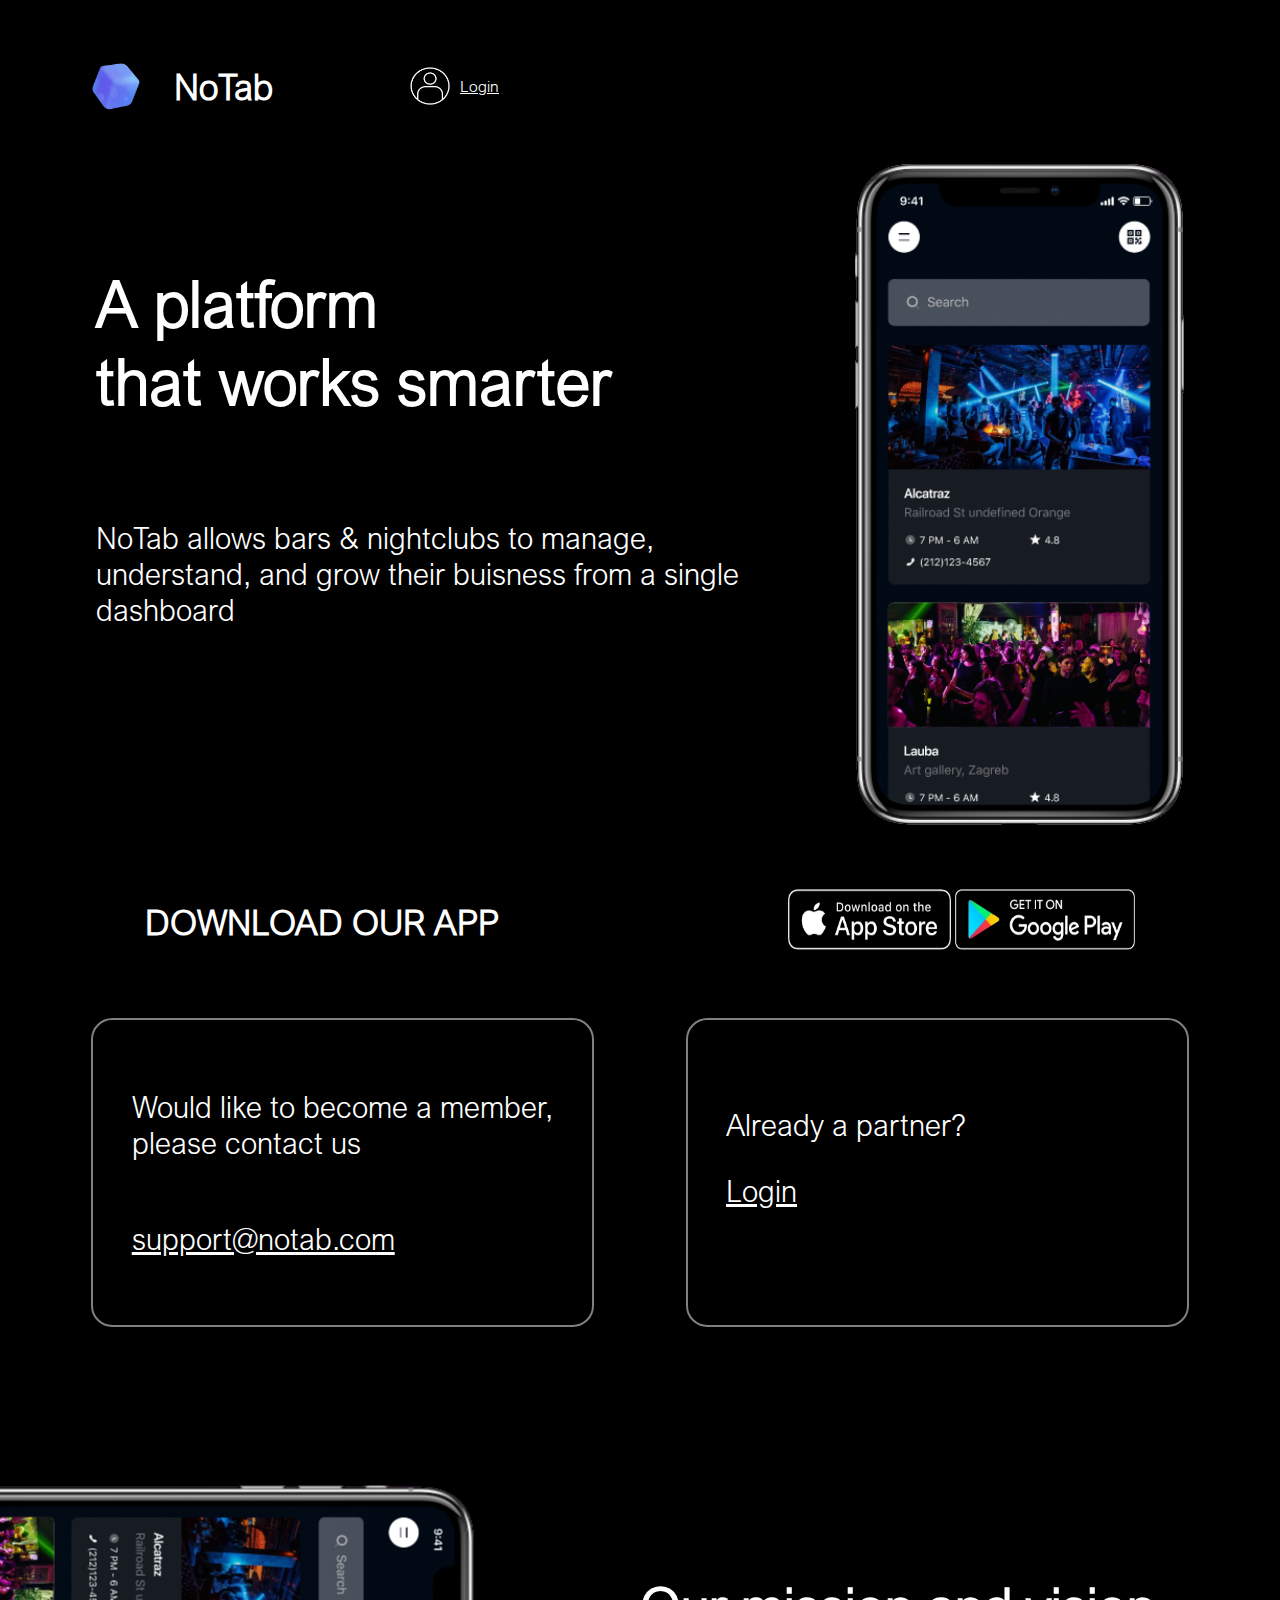
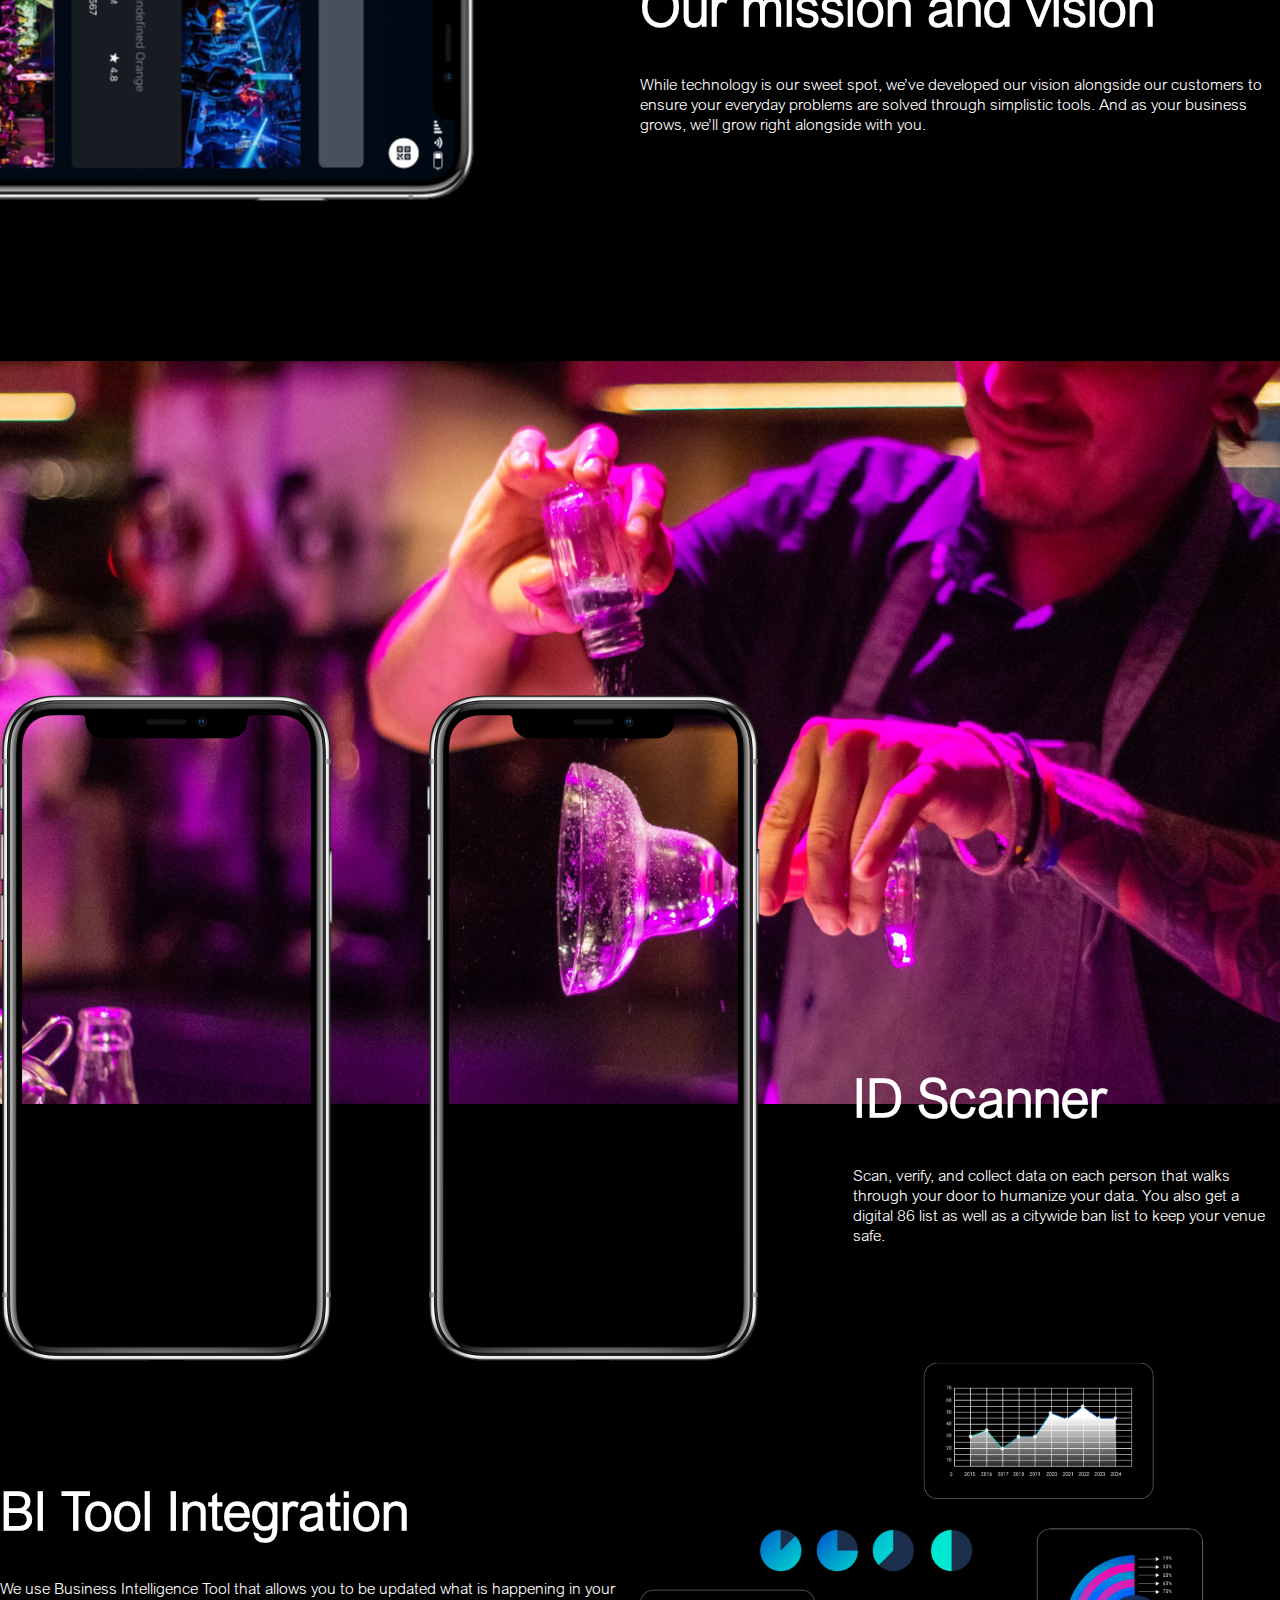
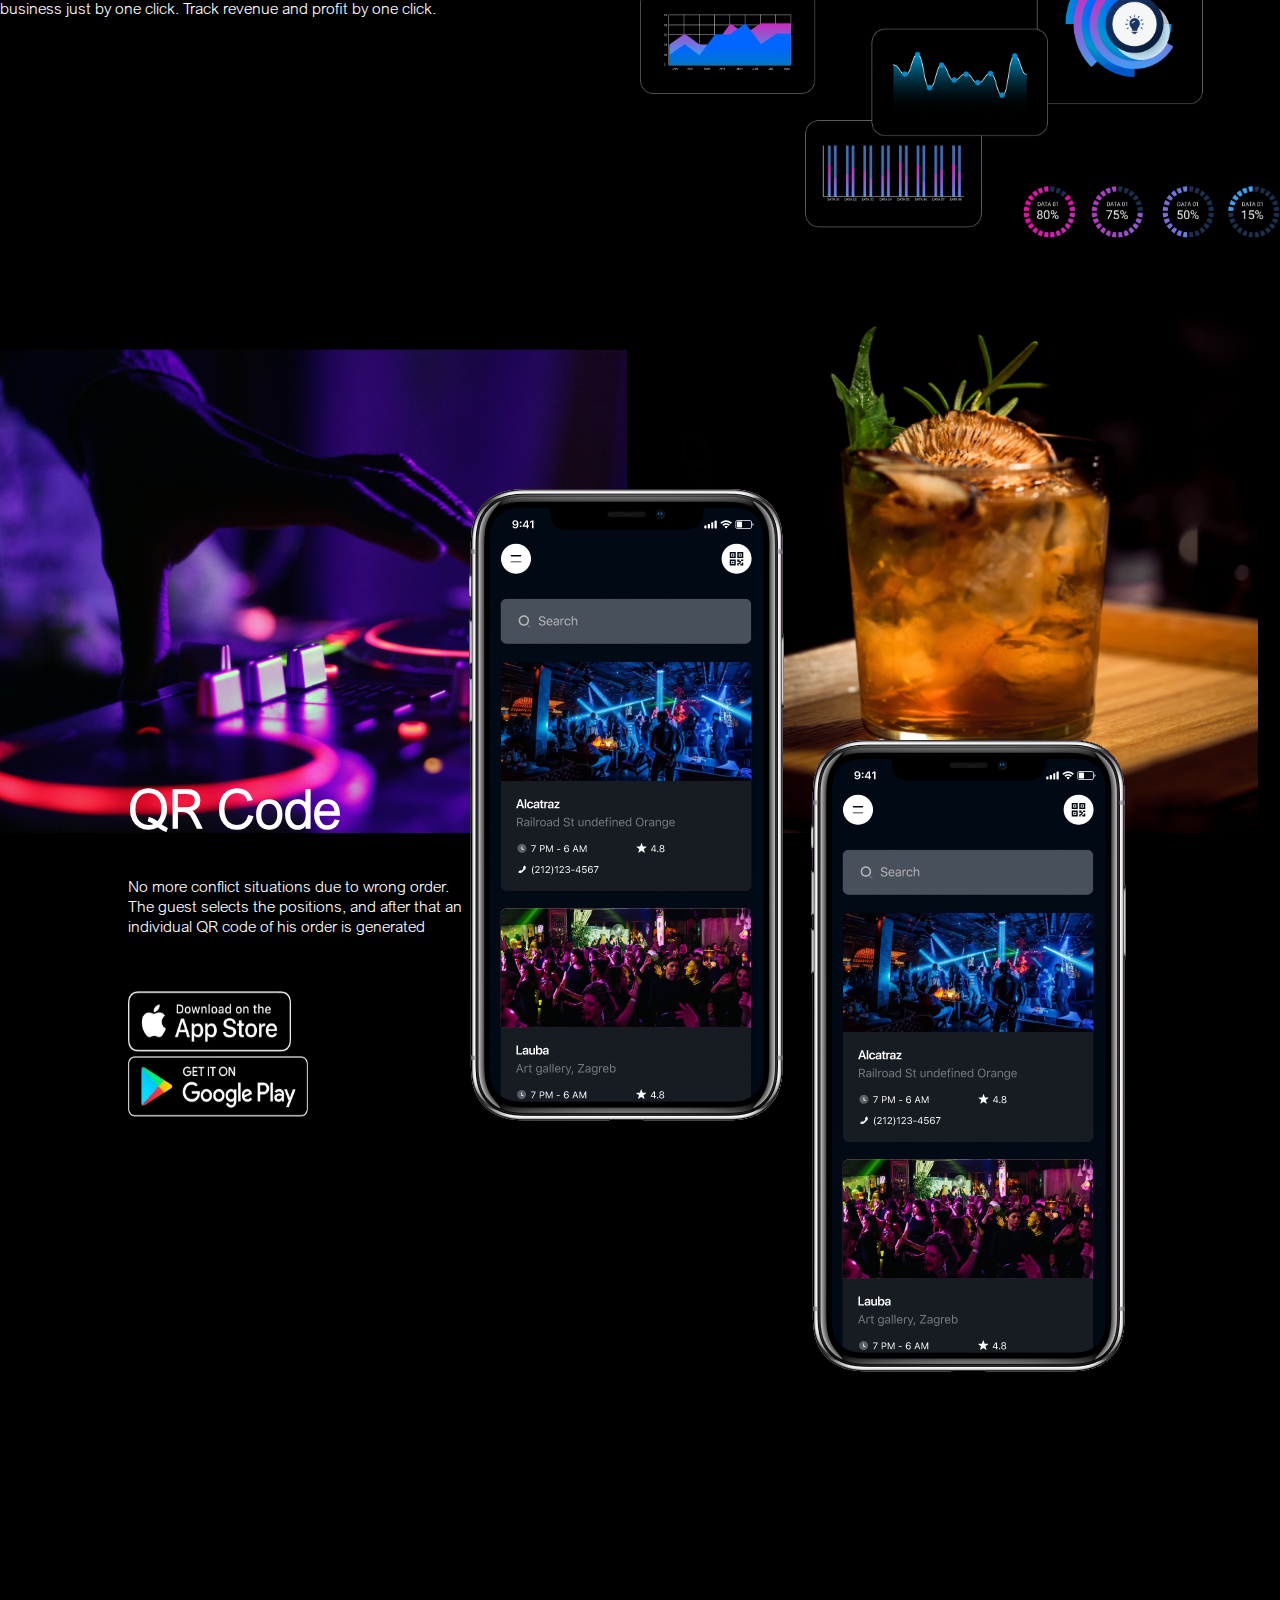
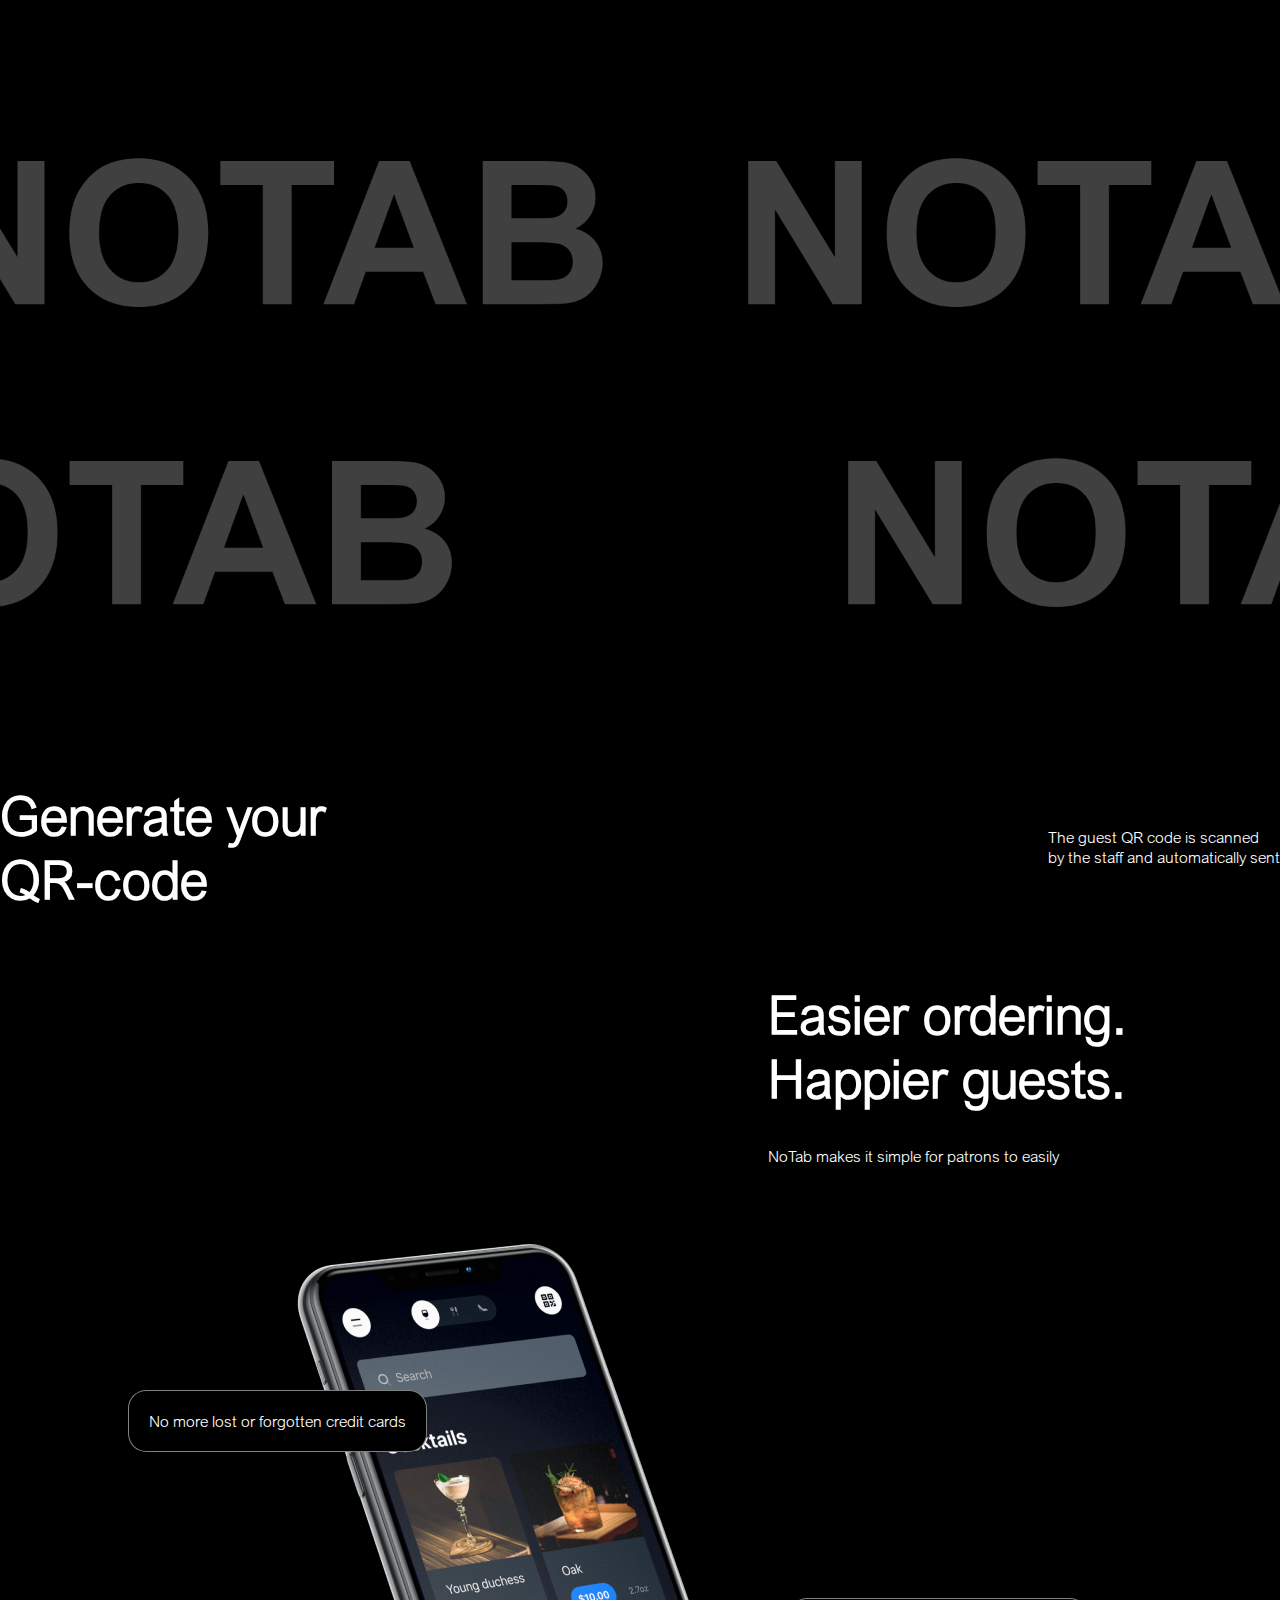
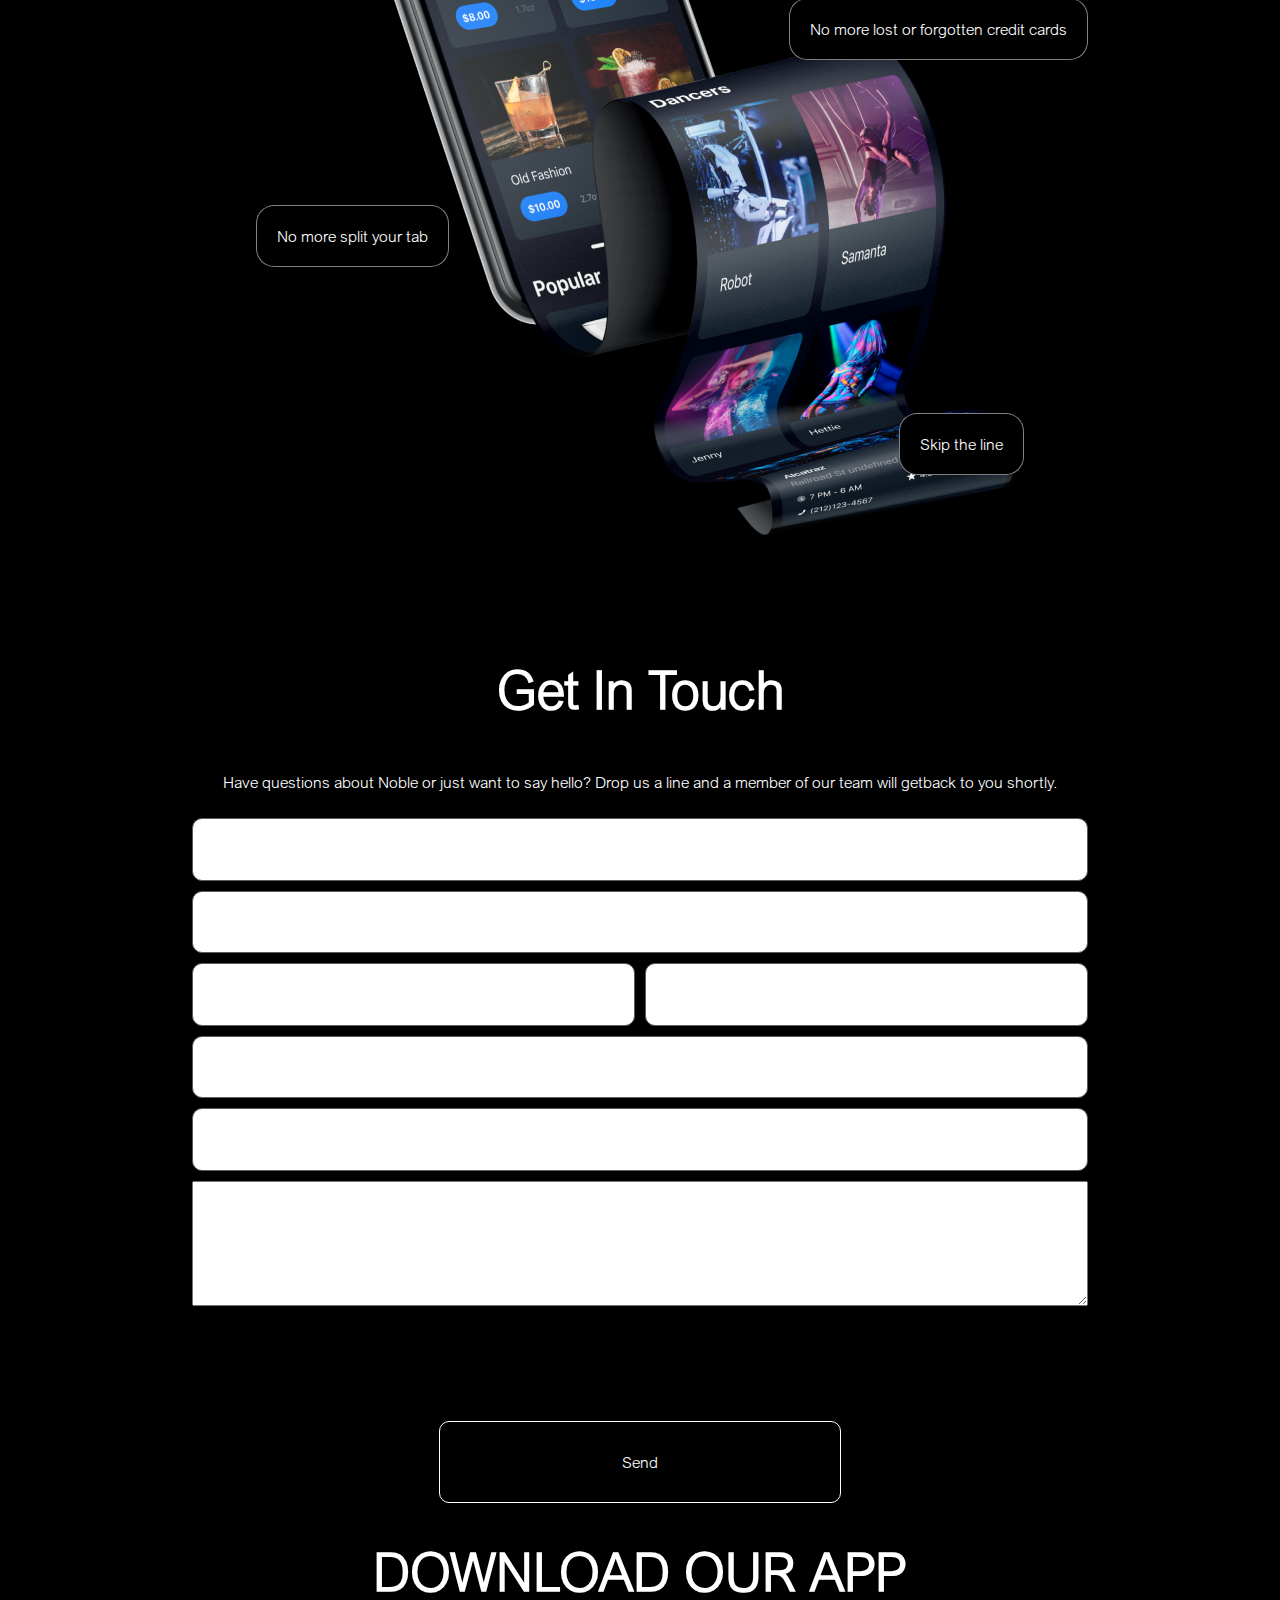
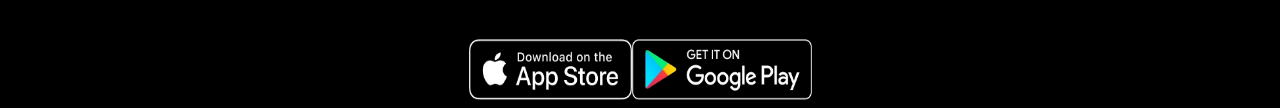
<file: index.html>
<!DOCTYPE html>
<html>
    <head>
        <meta charset="utf-8">
        <link href = "css/main.css" rel = "stylesheet">
    </head>
    <body>
        <header class = "static-header"> 
            <div class = "header-icon">
                <img class = "img-header-icon" src = "img/logo.png">
                <span class = "text-header-icon"><b>NoTab</b></span>
            </div>
            <div class = "header-login">
                <img class = "img-header-login" src = "img/auto.png">
                <span class = "text-header-login"><u>Login</u></span>
            </div>
        </header>
        <div class = "main-grid-align">
        <div class = "main-grid">
            <h1 id = "main-grid-A">A platform <br> that works smarter</h1>
            <img class = "main-smart-pict" src = "img/smartphone.webp">
            <div class = "main-text">
                    <div class = "main-grid-text">NoTab allows bars & nightclubs to manage, understand, and grow their buisness from a single dashboard</div>
            </div>
        </div>
        </div>
        <div class = "download-bar">
            <div class = "download-text"><b>DOWNLOAD OUR APP</b></div>
            <div class = "download-image-align">
                <img src = "img/appstore.webp" class = "appstore-icon">
                <img src = "img/googleplay.webp" class = "googleplay-icon">
            </div>
        </div>
        <div class = "cards1">
            <div class = "card1">
                <p>Would like to become a member, please contact us </p> <p><u>support@notab.com</u></p>
            </div>
            <div class = "card1">
                Already a partner?
                <p><u>Login</u></p>
            </div>
        </div>
        
        <div class = "omav-grid">
            <img src = "img/smartphone.webp" class = "smartphone-right">
            <div class = "omav-two"><h1 class = "omav-title">Our mission and vision</h1>
            <p class = "omav-text">While technology is our sweet spot, we’ve developed our vision alongside our customers to ensure your everyday problems are solved through simplistic tools. And as your business grows, we’ll grow right alongside with you.</p>
        </div>
        </div>
        
        <div class = "ids-grid">
            
            <img class = "ids-background" src = "img/bar.png">
            <div class = "ids-background" class = "ids-back-graybox">
            <div class = "ids-in-grid">
                <img class="ids-phone-1" src = "img/ids_phone1.png">
                <img class="ids-phone-2" src = "img/ids_phone2.png">
                <div class = "ids-two">
                    <h1 class = "ids-title">ID Scanner</h1>
                    <p>  Scan, verify, and collect data on each person that walks through your door to humanize your data. You also get a digital 86 list as well as a citywide ban list to keep your venue safe.</p>
                </div>
            </div>
        </div>
        </div>
        
        <div class = "bti-grid">
            <div class = "bti-text">
                <h1>BI Tool Integration</h1>
                <p>We use Business Intelligence Tool that allows you to be updated what is happening in your business just by one click. Track revenue and profit by one click.</p>
            </div>
            <img class = "bti-image" src = "img/graph.png">
        </div>
        
        <div class = "qrc-layers-grid">
            <div class = "qrc-back">
                <img class = "halfback" src = "img/disco.png">
                <img class = "halfback2" src = "img/tekila.png">
            </div>
            <div class = "qrc-grid">
                <div class = "qrc-two">
                    <h1>QR Code</h1>
                    <p>No more conflict situations due to wrong order. The guest selects the positions, and after that an individual QR code of his order is generated</p>
                </div>
                <div class = "download-image-align" id = "qrc-download">
                    <img src = "img/appstore.webp" class = "appstore-icon">
                    <img src = "img/googleplay.webp" class = "googleplay-icon">
                </div>
                <img class = "qrc-phone1" src = "img/qrc_phone1.webp">
                <img class = "qrc-phone2" src = "img/qrc_phone2.webp">
            </div>
        </div>
        
        <div class = "gyqrc-layout-grid">
            <img class = "gyqrc-back" src = "img/notab.png">
        </div>
        <div class = "gyqrc-grid">
            <div class = "gyqrc-text">
                <h1> Generate your<br> QR-code</h1>
                <p >The guest QR code is scanned <br>by the staff and automatically sent</p>
            </div>
        </div>
        

            <div class = "eohg-text">
                <h1> Easier ordering. Happier guests. </h1>
                <p> NoTab makes it simple for patrons to easily</p>
            </div>
        <div class = "eohg-grid">
            <img class = "eohg-back" src = "img/phonelongscroll.png">
            <div class = "eohg-content-grid">
                <div class = "card2" id = "eohg1">No more lost or forgotten credit cards</div>
                <div class = "card2" id = "eohg2">No more lost or forgotten credit cards</div>
                <div class = "card2" id = "eohg3">No more split your tab</div>
                <div class = "card2" id = "eohg4">Skip the line</div>
            </div>
        </div>
        
        <div class = "form-grid">
            <div class = "form-text">
                <h1>Get In Touch</h1>
                <p>Have questions about Noble or just want to say hello?
Drop us a line and a member of our team will getback to you shortly.</p>
            </div>
            <input type="text">
            <input>
            <div class = "city-flex">
                <input class = "flex-input">
                <input class = "flex-input">
            </div>
            <input>
            <input>
            <textarea></textarea>
            <div class = "form-button">
                Send
            </div>
        </div>
        
        <div class = "end-download-grid">
            <div class = "end-download-title"><h1>DOWNLOAD OUR APP</h1></div>
            <div class = "items-for-downliad">
                <img class = "appstore-icon" src="img/appstore.webp">
                <img class = "googleplay-icon" src = "img/googleplay.webp">
            </div>
        </div>
    </body>
</html>
</file>
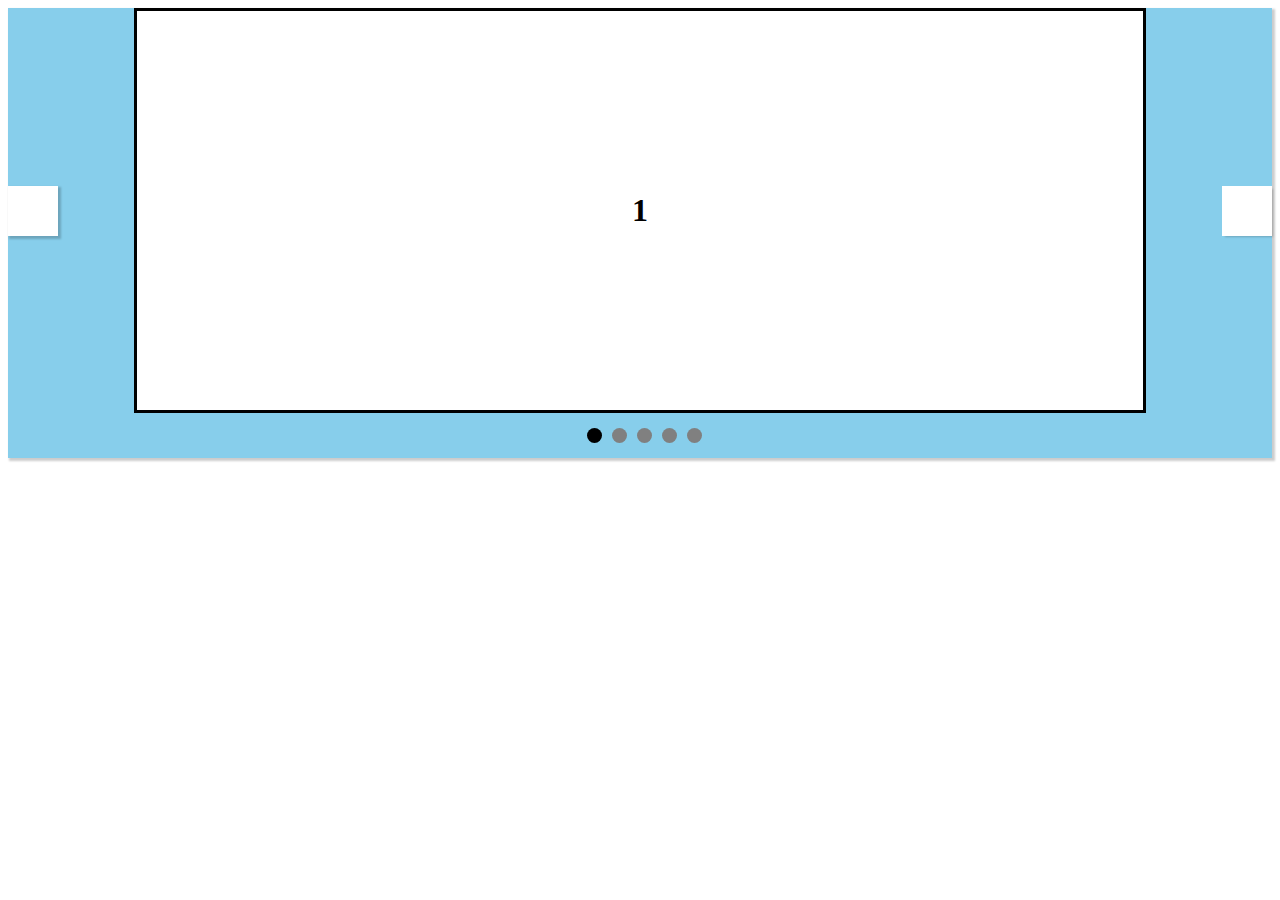
<file: slider.html>
<!DOCTYPE html>

<html>
    <head>
        <title>Slider</title>
        <link href = "slider/slider.css" rel = "stylesheet">
        <link href = "slider/az-slider.css" rel = "stylesheet">
        <script type="text/javascript" src = "slider/az-slider.js"></script>
        <script type="text/javascript">
            console.log("start");
            window.onload = (function(){
                window.slider = new Slider("slider");
                document.querySelector(".slide-left").onclick = ()=>{
                    slider.onFlipBack();
                }
                document.querySelector(".slide-right").onclick = ()=>{
                    slider.onFlip();
                }
                let points = document.getElementsByClassName("az-point");
                for(let i = 0; i < points.length; i++){
                    points[i].onclick = ()=> {
                        slider.flip(i+1);
                    }
                }
            });
        </script>
    </head>
    <body>
        <div class = "slider-field" >
            <div class = "slide-left button"></div>
            <div class = "slide-right button"></div>
            <div class = "slide-box" id="slider">
                <div class = "slide az-slide">
                    <h1>1</h1>
                </div>
                <div class = "slide az-slide">
                    <h1>2</h1>
                </div>
                <div class = "slide az-slide">
                    <h1>3</h1>
                </div>
                <div class = "slide az-slide">
                    <h1>4</h1>
                </div>
                <div class = "slide az-slide">
                    <h1>5</h1>
                </div>
            </div>
            <div class = "navigator">
            
                <div class = "point az-point"></div>
                <div class = "point az-point"></div>
                <div class = "point az-point"></div>
                <div class = "point az-point"></div>
                <div class = "point az-point"></div>
            </div>
        </div>
    </body>
</html>
</file>
<file: css/main.css>
@font-face {
  font-family: "arial-l";
  font-style: normal;
  /* Браузер сначала попробует найти шрифт локально */
  src: url("fonts/ArialNova-Light.woff2")
}

.img-header-icon {
    width: 5vw;
    margin: 2vw;
    margin-left: 5vw;
    min-width: 50px;
}

body {
    background-color: black;
    color: white;
    font-family: arial-l;
    margin-left: 0px;
    overflow-x: hidden;
    width: 100vw;
    /*letter-spacing: 3px;*/
}

.text-header-icon {
    font-size: 27pt;
    flex-grow: 1;
}

@media (orientation: portrait)
{
    .text-header-icon {
        font-size: 35pt;
    }
    .img-header-icon {
        width: 15vw;
        margin-left: 0vw;
        min-width: 50px;
    }
    

}

.header-icon {
    max-width: 390px;
    flex-grow: 1;
    display: flex;
    align-items: center;
}

.static-header {
    display: flex;
    flex-wrap: wrap;
    align-items: center;
    min-width: 385px;
    padding: 20px;
}

.header-login {
    display: flex;
    flex-grow: 1;
    align-items: center;
}

.img-header-login {
    width: 30pt;
    margin-right: 10px;
}

@media (orientation: portrait){
    .static-header{
        justify-content: space-between;
    }
    .header-login{
        flex-grow: 0;
        font-size: 30pt;
    }
    
    .img-header-login{
        visibility: hidden;
    }
    
}

.main-grid-align {
    display:flex;
    justify-content: space-evenly;
}

h1 {
    font-size: 40pt;
}

.main-smart-pict {
    width: 100%;
    grid-column: 3/4;
    grid-row: 1/3;
}

.main-grid {
    display: grid;
    grid-template-columns: 1fr 1fr 1fr;
    grid-template-rows: 1fr 1fr;
    grid-gap: 50px;
    width: 85%;
}

#main-grid-A {
    grid-column: 1 / 3;
    font-size: 64px;
    margin-top: 100px;
}

.main-text {
    grid-column: 1/3;
    display: flex;
    justify-content:space-around;

}

.main-grid-text {
    display: inline-block;
    font-size: 30px;
}

@media(orientation: portrait){
    #main-grid-A {
        font-size: 100px;
    }
    
    .main-grid-align {
        width: 140%;
    }
    .main-smart-pict {
    }
    .main-grid {
        display: grid;
        grid-template-columns: 1fr 1fr 2fr;
    }
}



.download-bar {
    display: flex;
    flex-wrap: wrap;
    justify-content: space-around;
    align-items: center;
    margin-top: 5vw;
    margin-bottom: 5vw;
}

.appstore-icon {
    width: 163px;
    height: 61px;
}

.googleplay-icon {
    width: 180px;
    height: 61px;
}

.download-text {
    font-size: 35px;
}

@media(orientation: portrait){
    .download-bar {
        flex-direction: column;
        justify-content: center;
         
    }
    .download-image-align{
        width: 100%;
        display: flex;
        flex-direction: column;
        justify-content: center;
        align-items: center;
    }
    .download-text {
        display: flex;
        justify-content: center;
        margin-bottom: 35px;
        font-size: 50pt;
    }
    .appstore-icon {
        width: 50%;
        height: auto;
    }

    .googleplay-icon {
        width: 50%;
        height: auto;
    }
}

.cards1 {
    display: flex;
    justify-content: space-evenly;
}

.card1 {
    display: flex;
    width: 503px;
    font-size: 30px;
    justify-content: center;
    flex-direction: column;
    align-content: center;
    border: 2px solid rgba(255, 255, 255, 0.5);
    border-radius: 21.3671px;
    padding: 3vw;
    box-sizing: border-box;
}

@media (orientation: portrait){
    .cards1 {
        flex-direction: column;
        align-items: center;
    }
    .card1{
        margin-bottom: 20px;
        padding: 5vw;
        width: 90%;
        font-size: 40pt;
    }
}

.omav-grid {
    display: grid;
    grid-template-columns: 1fr 1fr;
    grid-template-rows: 1fr 1fr 1fr;
}

.smartphone-right {
    transform: rotate(90deg);
    grid-column: 1/2;
    grid-row: 1/4
}

.omav-title {
    grid-column: 2/3;
    grid-row: 2/3;
}

.omav-text {
    grid-column: 2/3;
    grid-row: 2/3;
}

.omav-two {
    grid-row: 2/3;
}

@media (orientation:portrait){
    
    .omav-two {
        grid-column: 1/3;
        grid-row: 1/2;
    }
    
    .smartphone-right {
        transform: rotate(0);
        width: 80%;
        grid-column: 1/3;
        grid-row: 3/4;
        margin-left: auto;
        margin-right: auto;
    }
    .omav-grid {
        grid-template-rows: 1fr 0.5fr auto;
        margin:5vw;
    }
    
    .omav-text {
        font-size: 10px;
    }
}

.ids-grid {
    display: grid;
    grid-template-columns: 1fr;
}

.ids-background {
    grid-column: 1/2;
    grid-row: 1/2;
    width: 100%;
}

.ids-in-grid {
    grid-column: 1/2;
    grid-row: 1/2;
    display: grid;
    grid-template-columns: 1fr 1fr 1fr;
    grid-template-rows:  0.5fr 0.5fr 1fr 1fr;

}

.ids-phone-1 {
    grid-column: 1/2;
    grid-row: 3/5;
}

.ids-phone-2 {
     grid-column: 2/3;
    grid-row: 3/5;
}

.ids-two {
    grid-row: 4/5;
}

.ids-back-graybox {
    height: 100%;
    background: linear-gradient(180deg, #000000 -3.1%, rgba(0, 0, 0, 0) 56.76%, #000000 83.92%);
}

@media (orientation:portrait){
    .ids-in-grid {
        width: 90%;
        margin-left: auto;
        margin-right: auto;
        grid-gap: 30px;
        grid-template-columns: 1fr;
        grid-template-rows: 0.5fr 1fr 1fr 1fr 1fr 1fr;
        align-items: center;
        justify-content: center;
    }
    .ids-two {
        grid-row: 2/3;
    }
    .ids-phone-1 {
        margin-left: auto;
        margin-right: auto;
        width: 70%;
        grid-column: 1/2;
        grid-row: 5/7;
    }
    
    .ids-phone-2 {
        margin-left: auto;
        margin-right: auto;
        width: 70%;
        grid-column: 1/2;
        grid-row: 3/5;
    }
}

.bti-grid {
    display: grid;
    grid-template-columns: 1fr 1fr;
    grid-template-rows: 0.5fr 1.5fr 1fr;
}

.bti-text {
    grid-column: 1/2;
    grid-row: 2/3;
}

.bti-image {
    grid-column: 2/3;
    grid-row: 1/4;
    width: 50vw;
}

@media (orientation:portrait){
    .bti-grid {
        grid-template-columns: 1fr;
        grid-template-rows: 1fr 1fr;
    }
    .bti-text {
        grid-column: 1/2;
        grid-row: 1/2;
    }

    .bti-image {
        width: 100%;
        grid-column: 1/2;
        grid-row: 2/3;
    }
}

.qrc-grid {
    grid-column: 1/2;
    grid-row: 1/2;
    display: grid;
    grid-template-columns: 1fr 1fr 1fr;
    grid-template-rows: 1fr 1fr 1fr 0.5fr 1fr 1fr;
    width:80%;
    margin-left: auto;
    margin-right: auto;
}

.qrc-two {
    grid-column: 1/2;
    grid-row: 3/4;
}

.qrc-phone1 {
    grid-row: 2/5;
}

.qrc-phone2 {
    grid-row: 3/6;
}

.qrc-layers-grid {
    display:grid;
    grid-template-columns: 1fr;
    grid-template-rows: 1fr;
}

.qrc-back {
    grid-column: 1/2;
    grid-row: 1/2;
}

.halfback {
    width: 49%;
}

.halfback2 {
    width: 49%;
}

#qrc-download {
    grid-column: 1/2;
    grid-row: 4/5;
}

@media (orientation:portrait){
    #qrc-download {
        display: flex;
        grid-row: 3/4;
    }
    .qrc-back {
        grid-column: 1/2;
        grid-row: 1/2;
        display: grid;
        grid-template-columns: 1fr;
        grid-template-rows: 0.4fr 0.4fr 1fr;
        width: 100%;
    }
    .halfback {
        grid-row: 1/2;
        width: 100%;
    }

    .halfback2 {
        grid-row: 3/4;
        width: 100%;
    }
    .qrc-grid {
        grid-column: 1/2;
        grid-row: 1/2;
        display: grid;
        grid-template-columns: 1fr;
        grid-template-rows: 0.7fr 0.5fr 0.5fr 1fr 1fr;
        grid-gap: 30px;
    }

    .qrc-two {
        grid-column: 1/2;
        grid-row: 2/3;
    }

    .qrc-phone1 {
        width: 70%;
        margin-left: auto;
        margin-right: auto;
        grid-row: 4/5;
        grid-column: 1/2;
    }

    .qrc-phone2 {
        width: 70%;
        margin-left: auto;
        margin-right: auto;
        grid-row: 5/6;
    }

    .qrc-layers-grid {
        display:grid;
        grid-template-columns: 1fr;
        grid-template-rows: 1f;
    }

    .qrc-back {
        grid-column: 1/2;
        grid-row: 1/2;
    }
}

.gyqrc-grid {
    display: grid;
}

.gyqrc-back {
    grid-column: 1/2;
    grid-row: 1/2;
    width: 100%;
}

.gyqrc-text {
    display: flex;
    justify-content: space-between;
    align-items: center;
}



.eohg-text {
    margin-left: auto;
    
    width: 40vw;
}

.eohg-grid {
    display: grid;
}

.eohg-back {
    grid-column: 1/2;
    grid-row: 1/2;
    margin-left: auto;
    margin-right: auto;
}

.eohg-content-grid {
     grid-column: 1/2;
    grid-row: 1/2;
    display:grid;
    grid-template-rows: 1fr 1fr 1fr 1fr 1fr;
}

#eohg1 {
    grid-row: 2/3;
    margin-right: auto;
    margin-left: 10%;
}

#eohg2 {
    grid-row: 3/4;
    margin-right: 15%;
    margin-left: auto;
}

#eohg3 {
     grid-row: 4/5;
    margin-right: auto;
    margin-left: 20%;
}

#eohg4 {
     grid-row: 5/6;
    margin-right: 20%;
    margin-left: auto;
}

.card2 {
    background: #000000;
    border: 0.76007px solid rgba(255, 255, 255, 0.5);
    border-radius: 18.2417px;
    margin-bottom: auto;
    padding: 20px;
}

.form-grid {
    display: grid;
    grid-template-columns: 1fr;
    grid-template-rows: 3fr repeat(5, 1fr) 2fr 3fr; 
    grid-gap: 10px;
    width: 70%;
    margin-left: auto;
    margin-right: auto;
}

.form-text {
    display: flex;
    align-items: center;
    flex-direction: column;
}

.city-flex {
    display:flex;
    justify-content: space-between;
}

.flex-input {
    flex-grow: 0.49;
}

input {
    background: #FFFFFF;
    border: 1px solid #5C5C5C;
    border-radius: 10px;
}

.form-button {
    background: #000000;
    border: 1px solid #FFFFFF;
    border-radius: 10px;
    display: flex;
    justify-content: center;
    align-items: center;
    margin-top: auto;
    margin-right: auto;
    width: 400px;
    height: 80px;
    margin-left: auto;
}

.end-download-grid {
    grid-template-columns: 1fr;
    grid-template-rows: 1fr 1fr;
}

.end-download-title {
    grid-column: 1/3;
    display: flex;
    align-items: center;
    flex-direction: column;
}

.items-for-downliad {
    display: flex;
    justify-content: center;
}


#qrc-download {
    grid-column: 1/2;
    grid-row: 4/5;
}

@media (orientation:portrait){
    .form-grid {
        width: 95%;
        grid-gap: 5vw;
    }
    input {
        height: 12vw;
        width: 100%;
    }
}

@media (orientation:portrait){
    .gyqrc-layout-grid {
        display: none;
    }
    .gyqrc-text {
        display: none;
    }
    .eohg-grid {
        display: none;
    }
    .eohg-text
    {
        display: none;
    }

}
</file>
<file: slider/slider.css>
.slider-field {
    background-color: skyblue;
    width: 100%;
    height: 50vh;
    display: grid;
    box-shadow: 2px 2px 2px 1px rgba(0, 0, 0, 0.2);
    display:grid;
    grid-template-columns: 1fr 8fr 1fr;
    grid-template-rows: 9fr 1fr;
}

.slide-left {
    grid-column: 1/2;
}

.button {
    width: 50px;
    height: 50px;
    background-color: white;
    box-shadow: 2px 2px 2px 1px rgba(0, 0, 0, 0.2);
    margin-top: auto;
    margin-bottom: auto;
}

.slide-right {
    grid-column: 3/4;
    grid-row: 1/2;
    margin-right: 0px;
    margin-left: auto;
    box-shadow: 2px 2px 2px -1px rgba(0, 0, 0, 0.2);
}

.slide {
    grid-column: 1/2;
    grid-row: 1/2;
    background-color: white;
    width: 100%;
    height: 100%;
    border-style: solid;
    display: grid;
    justify-content: center;
    align-items: center;
}

img{
    width: 100%;
    height: 10%;
}

.navigator {
    display: flex;
    grid-column: 2/3;
    grid-row: 2/3;
    align-items: center;
    justify-content:center;
    
}

.point {
    margin-left: 10px;
    width: 15px;
    height: 15px;
    border-radius: 15px 15px 15px 15px;
    background-color: gray;
}

/*h1 {
    display: block;
    margin-left: auto;
    ma
}*/
</file>
<file: slider/az-slider.css>
.az-slide{
    overflow: hidden;
    text-overflow: clip;
    box-sizing: border-box;
}

.slide-box {
    display: grid;
    overflow: hidden;
    text-overflow: hidden;
    grid-column: 2/3;
    grid-row: 1/2;
    grid-template-columns: 1/2;
    grid-row: 1/2;
}
</file>
